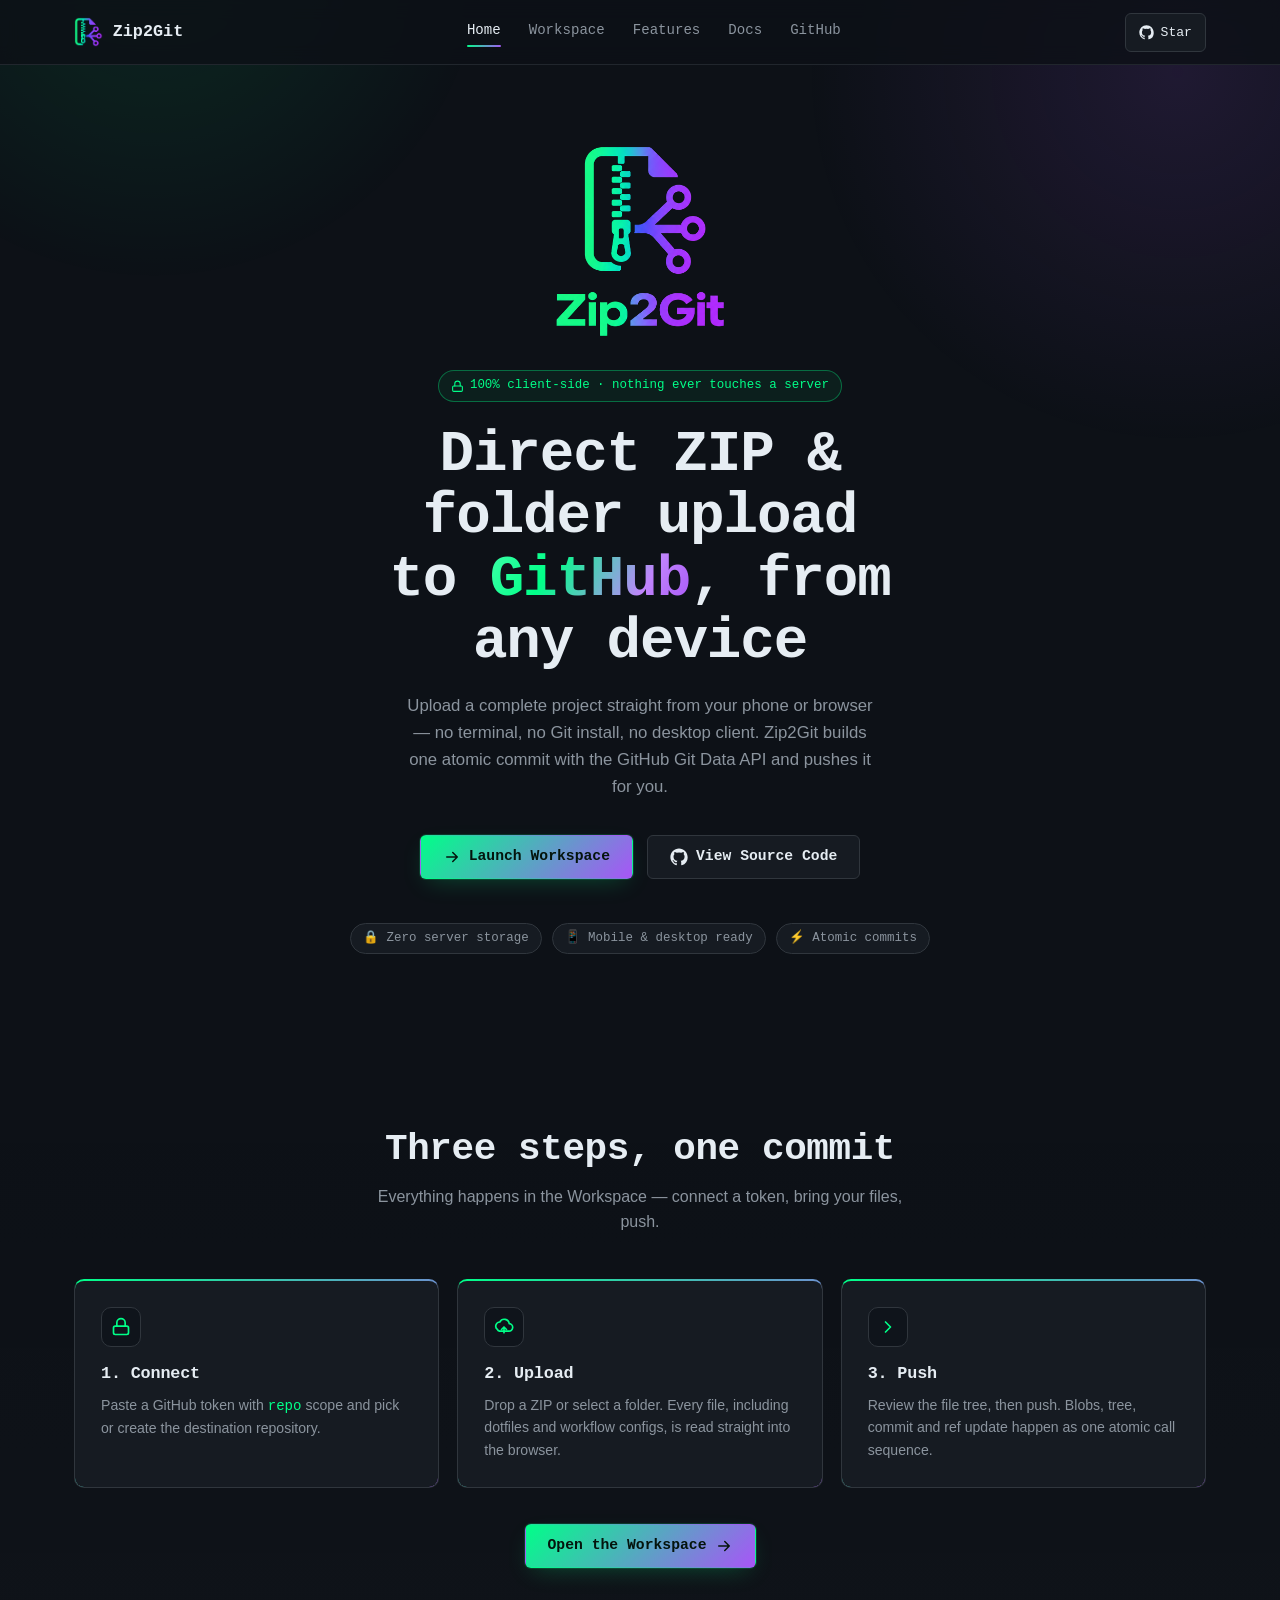
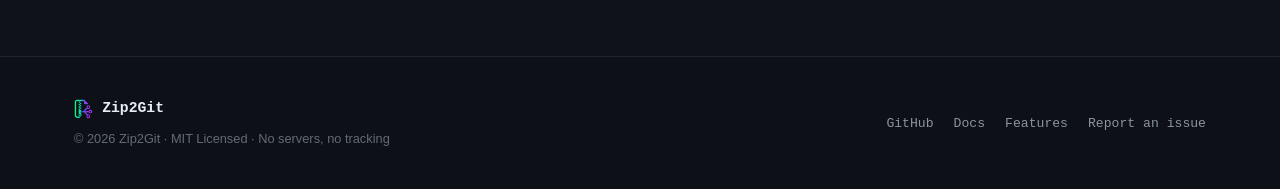
<file: index.html>
<!DOCTYPE html>
<html lang="en">
<head>
<meta charset="UTF-8">
<meta name="viewport" content="width=device-width, initial-scale=1.0, viewport-fit=cover">
<title>Zip2Git — Push ZIPs and folders straight to GitHub</title>
<meta name="description" content="Upload a ZIP or a whole folder straight into a GitHub repository as one atomic commit. No terminal, no desktop client, no server in between.">
<link rel="icon" type="image/png" href="assets/favicon.png">
<link rel="stylesheet" href="assets/styles.css">
</head>
<body>

<nav class="navbar">
  <div class="container navbar-inner">
    <a href="index.html" class="brand">
      <img src="assets/logo-icon.png" alt="Zip2Git" class="brand-logo">
      <span>Zip2Git</span>
    </a>
    <div class="nav-links">
      <a href="index.html" class="nav-active">Home</a>
      <a href="workspace.html">Workspace</a>
      <a href="features.html">Features</a>
      <a href="docs.html">Docs</a>
      <a href="https://github.com/aravindrejidev/zip2git" target="_blank" rel="noopener">GitHub</a>
    </div>
    <div class="nav-right">
      <a class="gh-star-btn" href="https://github.com/aravindrejidev/zip2git" target="_blank" rel="noopener">
        <svg viewBox="0 0 24 24" fill="currentColor" aria-hidden="true"><path d="M12 .5C5.73.5.5 5.73.5 12c0 5.09 3.29 9.39 7.86 10.91.57.1.79-.25.79-.55 0-.27-.01-1.16-.02-2.11-3.2.7-3.88-1.36-3.88-1.36-.52-1.34-1.28-1.69-1.28-1.69-1.05-.72.08-.71.08-.71 1.16.08 1.77 1.19 1.77 1.19 1.03 1.77 2.71 1.26 3.37.96.1-.75.4-1.26.73-1.55-2.55-.29-5.23-1.28-5.23-5.68 0-1.25.45-2.28 1.19-3.08-.12-.29-.52-1.46.11-3.05 0 0 .97-.31 3.18 1.18a11 11 0 0 1 5.79 0c2.2-1.49 3.17-1.18 3.17-1.18.64 1.59.24 2.76.12 3.05.74.8 1.19 1.83 1.19 3.08 0 4.41-2.69 5.38-5.25 5.67.42.36.78 1.07.78 2.15 0 1.56-.01 2.81-.01 3.19 0 .3.21.66.8.55A10.52 10.52 0 0 0 23.5 12c0-6.27-5.23-11.5-11.5-11.5Z"/></svg>
        <span>Star</span>
      </a>
      <button class="nav-toggle" id="navToggle" aria-label="Open menu" aria-expanded="false">
        <svg viewBox="0 0 24 24" fill="none" stroke="currentColor" stroke-width="2" stroke-linecap="round"><path d="M4 7h16M4 12h16M4 17h16"/></svg>
      </button>
    </div>
  </div>
  <div class="container">
    <div class="mobile-menu" id="mobileMenu">
      <a href="index.html" class="nav-active">Home</a>
      <a href="workspace.html">Workspace</a>
      <a href="features.html">Features</a>
      <a href="docs.html">Docs</a>
      <a href="https://github.com/aravindrejidev/zip2git" target="_blank" rel="noopener">GitHub</a>
    </div>
  </div>
</nav>

<header class="hero" id="top">
  <div class="container">
    <img src="assets/logo-full.png" alt="Zip2Git" class="hero-logo">
    <span class="pill pill-green">
      <svg viewBox="0 0 24 24" fill="none" stroke="currentColor" stroke-width="2" stroke-linecap="round" stroke-linejoin="round"><rect x="3" y="11" width="18" height="10" rx="2"/><path d="M7 11V7a5 5 0 0 1 10 0v4"/></svg>
      100% client-side · nothing ever touches a server
    </span>
    <h1>Direct ZIP &amp; folder upload<br>to <span class="grad-text">GitHub</span>, from any device</h1>
    <p class="hero-sub">Upload a complete project straight from your phone or browser — no terminal, no Git install, no desktop client. Zip2Git builds one atomic commit with the GitHub Git Data API and pushes it for you.</p>
    <div class="hero-ctas">
      <a href="workspace.html" class="btn btn-primary">
        <svg class="icon" viewBox="0 0 24 24" fill="none" stroke="currentColor" stroke-width="2" stroke-linecap="round" stroke-linejoin="round"><path d="M5 12h14M13 6l6 6-6 6"/></svg>
        Launch Workspace
      </a>
      <a href="https://github.com/aravindrejidev/zip2git" target="_blank" rel="noopener" class="btn btn-ghost">
        <svg class="icon" viewBox="0 0 24 24" fill="currentColor"><path d="M12 .5C5.73.5.5 5.73.5 12c0 5.09 3.29 9.39 7.86 10.91.57.1.79-.25.79-.55 0-.27-.01-1.16-.02-2.11-3.2.7-3.88-1.36-3.88-1.36-.52-1.34-1.28-1.69-1.28-1.69-1.05-.72.08-.71.08-.71 1.16.08 1.77 1.19 1.77 1.19 1.03 1.77 2.71 1.26 3.37.96.1-.75.4-1.26.73-1.55-2.55-.29-5.23-1.28-5.23-5.68 0-1.25.45-2.28 1.19-3.08-.12-.29-.52-1.46.11-3.05 0 0 .97-.31 3.18 1.18a11 11 0 0 1 5.79 0c2.2-1.49 3.17-1.18 3.17-1.18.64 1.59.24 2.76.12 3.05.74.8 1.19 1.83 1.19 3.08 0 4.41-2.69 5.38-5.25 5.67.42.36.78 1.07.78 2.15 0 1.56-.01 2.81-.01 3.19 0 .3.21.66.8.55A10.52 10.52 0 0 0 23.5 12c0-6.27-5.23-11.5-11.5-11.5Z"/></svg>
        View Source Code
      </a>
    </div>
    <div class="hero-highlights">
      <span class="pill">🔒 Zero server storage</span>
      <span class="pill">📱 Mobile &amp; desktop ready</span>
      <span class="pill">⚡ Atomic commits</span>
    </div>
  </div>
</header>

<section class="section section-alt">
  <div class="container">
    <div class="section-head">
      <h2>Three steps, one commit</h2>
      <p>Everything happens in the Workspace — connect a token, bring your files, push.</p>
    </div>
    <div class="features-grid">
      <div class="feature-card">
        <div class="feature-icon">
          <svg viewBox="0 0 24 24" fill="none" stroke="currentColor" stroke-width="2" stroke-linecap="round" stroke-linejoin="round"><rect x="3" y="11" width="18" height="10" rx="2"/><path d="M7 11V7a5 5 0 0 1 10 0v4"/></svg>
        </div>
        <h3>1. Connect</h3>
        <p>Paste a GitHub token with <code style="font-family:var(--mono);color:var(--green)">repo</code> scope and pick or create the destination repository.</p>
      </div>
      <div class="feature-card">
        <div class="feature-icon">
          <svg viewBox="0 0 24 24" fill="none" stroke="currentColor" stroke-width="2" stroke-linecap="round" stroke-linejoin="round"><path d="M4 14.9A5 5 0 0 1 7 6a6 6 0 0 1 11.3 2A4.5 4.5 0 0 1 17.5 17H6.5a3.5 3.5 0 0 1-2.5-2.1Z"/><path d="M12 12v7m0-7 3 3m-3-3-3 3"/></svg>
        </div>
        <h3>2. Upload</h3>
        <p>Drop a ZIP or select a folder. Every file, including dotfiles and workflow configs, is read straight into the browser.</p>
      </div>
      <div class="feature-card">
        <div class="feature-icon">
          <svg viewBox="0 0 24 24" fill="none" stroke="currentColor" stroke-width="2" stroke-linecap="round" stroke-linejoin="round"><path d="m9 18 6-6-6-6"/></svg>
        </div>
        <h3>3. Push</h3>
        <p>Review the file tree, then push. Blobs, tree, commit and ref update happen as one atomic call sequence.</p>
      </div>
    </div>
    <div style="text-align:center;margin-top:36px">
      <a href="workspace.html" class="btn btn-primary">
        Open the Workspace
        <svg class="icon" viewBox="0 0 24 24" fill="none" stroke="currentColor" stroke-width="2" stroke-linecap="round" stroke-linejoin="round"><path d="M5 12h14M13 6l6 6-6 6"/></svg>
      </a>
    </div>
  </div>
</section>

<footer>
  <div class="container footer-inner">
    <div>
      <div class="footer-brand">
        <img src="assets/logo-icon.png" alt="Zip2Git">
        Zip2Git
      </div>
      <div class="footer-meta" style="margin-top:8px">© <span id="yearNow">2026</span> Zip2Git · MIT Licensed · No servers, no tracking</div>
    </div>
    <div class="footer-links">
      <a href="https://github.com/aravindrejidev/zip2git" target="_blank" rel="noopener">GitHub</a>
      <a href="docs.html">Docs</a>
      <a href="features.html">Features</a>
      <a href="https://github.com/aravindrejidev/zip2git/issues" target="_blank" rel="noopener">Report an issue</a>
    </div>
  </div>
</footer>

<script src="assets/site.js"></script>
</body>
</html>
</file>
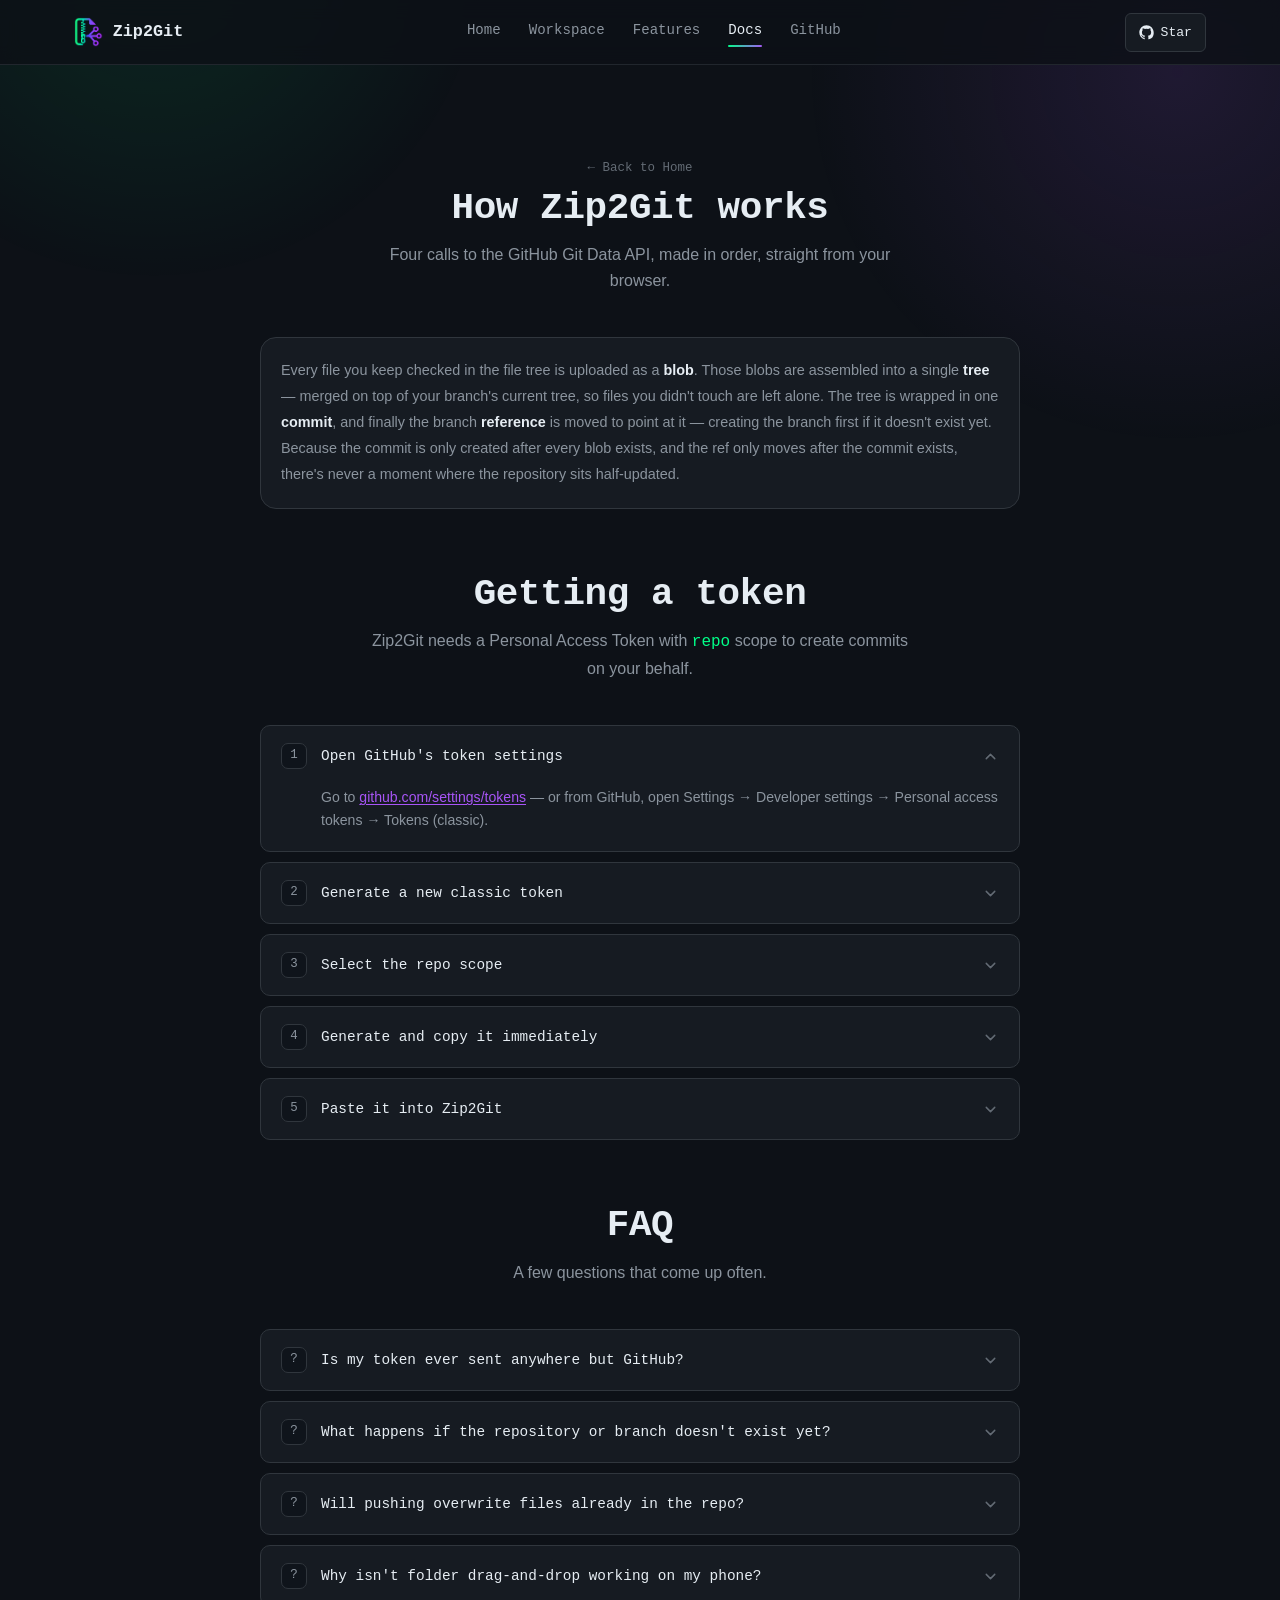
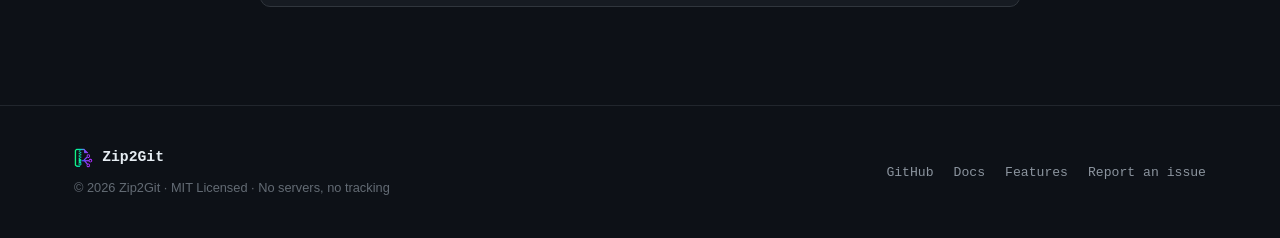
<file: docs.html>
<!DOCTYPE html>
<html lang="en">
<head>
<meta charset="UTF-8">
<meta name="viewport" content="width=device-width, initial-scale=1.0, viewport-fit=cover">
<title>Docs — Zip2Git</title>
<meta name="description" content="How Zip2Git's atomic commit engine works, how to generate a GitHub Personal Access Token, and answers to common questions.">
<link rel="icon" type="image/png" href="assets/favicon.png">
<link rel="stylesheet" href="assets/styles.css">
</head>
<body>

<nav class="navbar">
  <div class="container navbar-inner">
    <a href="index.html" class="brand">
      <img src="assets/logo-icon.png" alt="Zip2Git" class="brand-logo">
      <span>Zip2Git</span>
    </a>
    <div class="nav-links">
      <a href="index.html">Home</a>
      <a href="workspace.html">Workspace</a>
      <a href="features.html">Features</a>
      <a href="docs.html" class="nav-active">Docs</a>
      <a href="https://github.com/aravindrejidev/zip2git" target="_blank" rel="noopener">GitHub</a>
    </div>
    <div class="nav-right">
      <a class="gh-star-btn" href="https://github.com/aravindrejidev/zip2git" target="_blank" rel="noopener">
        <svg viewBox="0 0 24 24" fill="currentColor" aria-hidden="true"><path d="M12 .5C5.73.5.5 5.73.5 12c0 5.09 3.29 9.39 7.86 10.91.57.1.79-.25.79-.55 0-.27-.01-1.16-.02-2.11-3.2.7-3.88-1.36-3.88-1.36-.52-1.34-1.28-1.69-1.28-1.69-1.05-.72.08-.71.08-.71 1.16.08 1.77 1.19 1.77 1.19 1.03 1.77 2.71 1.26 3.37.96.1-.75.4-1.26.73-1.55-2.55-.29-5.23-1.28-5.23-5.68 0-1.25.45-2.28 1.19-3.08-.12-.29-.52-1.46.11-3.05 0 0 .97-.31 3.18 1.18a11 11 0 0 1 5.79 0c2.2-1.49 3.17-1.18 3.17-1.18.64 1.59.24 2.76.12 3.05.74.8 1.19 1.83 1.19 3.08 0 4.41-2.69 5.38-5.25 5.67.42.36.78 1.07.78 2.15 0 1.56-.01 2.81-.01 3.19 0 .3.21.66.8.55A10.52 10.52 0 0 0 23.5 12c0-6.27-5.23-11.5-11.5-11.5Z"/></svg>
        <span>Star</span>
      </a>
      <button class="nav-toggle" id="navToggle" aria-label="Open menu" aria-expanded="false">
        <svg viewBox="0 0 24 24" fill="none" stroke="currentColor" stroke-width="2" stroke-linecap="round"><path d="M4 7h16M4 12h16M4 17h16"/></svg>
      </button>
    </div>
  </div>
  <div class="container">
    <div class="mobile-menu" id="mobileMenu">
      <a href="index.html">Home</a>
      <a href="workspace.html">Workspace</a>
      <a href="features.html">Features</a>
      <a href="docs.html" class="nav-active">Docs</a>
      <a href="https://github.com/aravindrejidev/zip2git" target="_blank" rel="noopener">GitHub</a>
    </div>
  </div>
</nav>

<section class="section">
  <div class="container">
    <div class="crumb"><a href="index.html">← Back to Home</a></div>
    <div class="section-head">
      <h2>How Zip2Git works</h2>
      <p>Four calls to the GitHub Git Data API, made in order, straight from your browser.</p>
    </div>
    <div class="docs-wrap" style="margin-bottom:64px">
      <div class="card card-tight" style="font-size:.9rem;color:var(--text-dim);line-height:1.8">
        Every file you keep checked in the file tree is uploaded as a <strong style="color:var(--text)">blob</strong>. Those blobs are assembled into a single <strong style="color:var(--text)">tree</strong> — merged on top of your branch's current tree, so files you didn't touch are left alone. The tree is wrapped in one <strong style="color:var(--text)">commit</strong>, and finally the branch <strong style="color:var(--text)">reference</strong> is moved to point at it — creating the branch first if it doesn't exist yet. Because the commit is only created after every blob exists, and the ref only moves after the commit exists, there's never a moment where the repository sits half-updated.
      </div>
    </div>

    <div class="section-head">
      <h2>Getting a token</h2>
      <p>Zip2Git needs a Personal Access Token with <code style="font-family:var(--mono);color:var(--green)">repo</code> scope to create commits on your behalf.</p>
    </div>
    <div class="docs-wrap" style="margin-bottom:64px">
      <div class="accordion-item open">
        <button class="accordion-trigger" type="button">
          <span class="accordion-num">1</span>
          <span class="t">Open GitHub's token settings</span>
          <svg viewBox="0 0 24 24" fill="none" stroke="currentColor" stroke-width="2" stroke-linecap="round" stroke-linejoin="round"><path d="m6 9 6 6 6-6"/></svg>
        </button>
        <div class="accordion-panel">
          <div class="accordion-panel-inner">Go to <a href="https://github.com/settings/tokens" target="_blank" rel="noopener">github.com/settings/tokens</a> — or from GitHub, open Settings → Developer settings → Personal access tokens → Tokens (classic).</div>
        </div>
      </div>
      <div class="accordion-item">
        <button class="accordion-trigger" type="button">
          <span class="accordion-num">2</span>
          <span class="t">Generate a new classic token</span>
          <svg viewBox="0 0 24 24" fill="none" stroke="currentColor" stroke-width="2" stroke-linecap="round" stroke-linejoin="round"><path d="m6 9 6 6 6-6"/></svg>
        </button>
        <div class="accordion-panel">
          <div class="accordion-panel-inner">Click "Generate new token" → "Generate new token (classic)". Give it a name like <code>zip2git</code> and pick an expiration you're comfortable with.</div>
        </div>
      </div>
      <div class="accordion-item">
        <button class="accordion-trigger" type="button">
          <span class="accordion-num">3</span>
          <span class="t">Select the repo scope</span>
          <svg viewBox="0 0 24 24" fill="none" stroke="currentColor" stroke-width="2" stroke-linecap="round" stroke-linejoin="round"><path d="m6 9 6 6 6-6"/></svg>
        </button>
        <div class="accordion-panel">
          <div class="accordion-panel-inner">Check the top-level <code>repo</code> box ("Full control of private repositories"). That single checkbox covers everything Zip2Git needs — reading and writing blobs, trees, commits and refs.</div>
        </div>
      </div>
      <div class="accordion-item">
        <button class="accordion-trigger" type="button">
          <span class="accordion-num">4</span>
          <span class="t">Generate and copy it immediately</span>
          <svg viewBox="0 0 24 24" fill="none" stroke="currentColor" stroke-width="2" stroke-linecap="round" stroke-linejoin="round"><path d="m6 9 6 6 6-6"/></svg>
        </button>
        <div class="accordion-panel">
          <div class="accordion-panel-inner">Scroll down and click "Generate token." GitHub shows the value exactly once — copy it now, since reopening the page later won't reveal it again.</div>
        </div>
      </div>
      <div class="accordion-item">
        <button class="accordion-trigger" type="button">
          <span class="accordion-num">5</span>
          <span class="t">Paste it into Zip2Git</span>
          <svg viewBox="0 0 24 24" fill="none" stroke="currentColor" stroke-width="2" stroke-linecap="round" stroke-linejoin="round"><path d="m6 9 6 6 6-6"/></svg>
        </button>
        <div class="accordion-panel">
          <div class="accordion-panel-inner">Drop it into the token field in <a href="workspace.html">Step 1 of the Workspace</a>. Check "remember token" only on a device you trust, since it's saved to that browser's local storage.</div>
        </div>
      </div>
    </div>

    <div class="section-head">
      <h2>FAQ</h2>
      <p>A few questions that come up often.</p>
    </div>
    <div class="docs-wrap">
      <div class="accordion-item">
        <button class="accordion-trigger" type="button">
          <span class="accordion-num">?</span>
          <span class="t">Is my token ever sent anywhere but GitHub?</span>
          <svg viewBox="0 0 24 24" fill="none" stroke="currentColor" stroke-width="2" stroke-linecap="round" stroke-linejoin="round"><path d="m6 9 6 6 6-6"/></svg>
        </button>
        <div class="accordion-panel">
          <div class="accordion-panel-inner">No. It's held in page memory (and optionally in this browser's <code>localStorage</code>) and attached only to requests made straight to <code>api.github.com</code>.</div>
        </div>
      </div>
      <div class="accordion-item">
        <button class="accordion-trigger" type="button">
          <span class="accordion-num">?</span>
          <span class="t">What happens if the repository or branch doesn't exist yet?</span>
          <svg viewBox="0 0 24 24" fill="none" stroke="currentColor" stroke-width="2" stroke-linecap="round" stroke-linejoin="round"><path d="m6 9 6 6 6-6"/></svg>
        </button>
        <div class="accordion-panel">
          <div class="accordion-panel-inner">Switch on "Create New Repository" to have Zip2Git create it for you, or point at an existing repo — either way, if the branch itself doesn't exist, it's created as part of the same push.</div>
        </div>
      </div>
      <div class="accordion-item">
        <button class="accordion-trigger" type="button">
          <span class="accordion-num">?</span>
          <span class="t">Will pushing overwrite files already in the repo?</span>
          <svg viewBox="0 0 24 24" fill="none" stroke="currentColor" stroke-width="2" stroke-linecap="round" stroke-linejoin="round"><path d="m6 9 6 6 6-6"/></svg>
        </button>
        <div class="accordion-panel">
          <div class="accordion-panel-inner">Only files with matching paths are updated. Everything else already in the branch's tree is left exactly as it was, since the new tree is built on top of it.</div>
        </div>
      </div>
      <div class="accordion-item">
        <button class="accordion-trigger" type="button">
          <span class="accordion-num">?</span>
          <span class="t">Why isn't folder drag-and-drop working on my phone?</span>
          <svg viewBox="0 0 24 24" fill="none" stroke="currentColor" stroke-width="2" stroke-linecap="round" stroke-linejoin="round"><path d="m6 9 6 6 6-6"/></svg>
        </button>
        <div class="accordion-panel">
          <div class="accordion-panel-inner">Mobile browsers vary in how much of the folder-selection API they support. The ZIP tab works everywhere, so it's the most reliable path on a phone.</div>
        </div>
      </div>
    </div>
  </div>
</section>

<footer>
  <div class="container footer-inner">
    <div>
      <div class="footer-brand">
        <img src="assets/logo-icon.png" alt="Zip2Git">
        Zip2Git
      </div>
      <div class="footer-meta" style="margin-top:8px">© <span id="yearNow">2026</span> Zip2Git · MIT Licensed · No servers, no tracking</div>
    </div>
    <div class="footer-links">
      <a href="https://github.com/aravindrejidev/zip2git" target="_blank" rel="noopener">GitHub</a>
      <a href="docs.html">Docs</a>
      <a href="features.html">Features</a>
      <a href="https://github.com/aravindrejidev/zip2git/issues" target="_blank" rel="noopener">Report an issue</a>
    </div>
  </div>
</footer>

<script src="assets/site.js"></script>
</body>
</html>
</file>
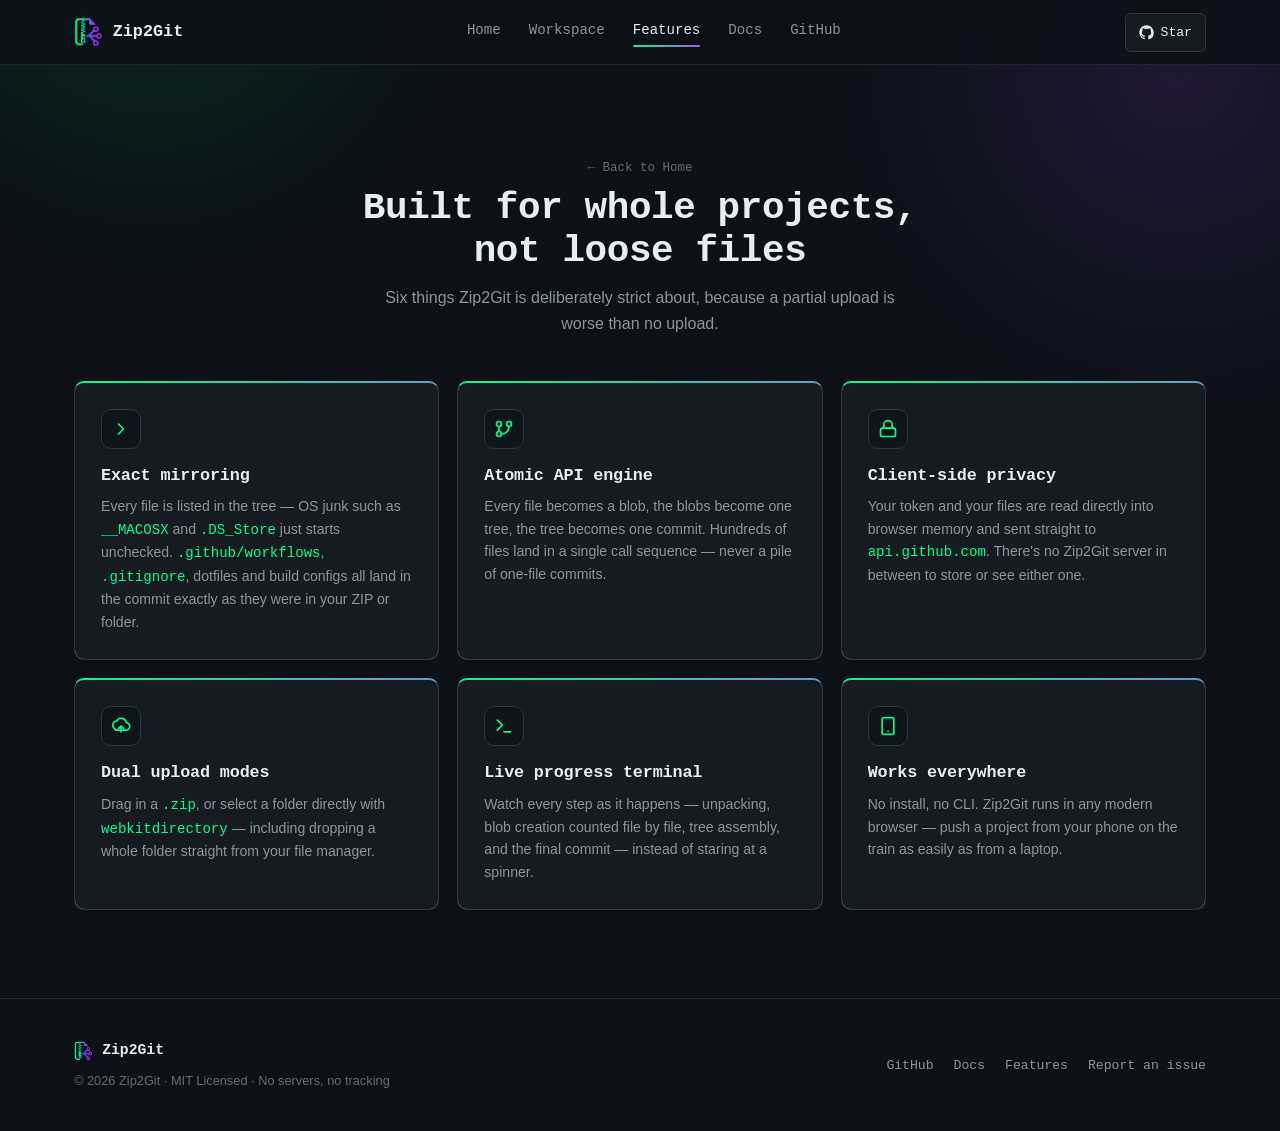
<file: features.html>
<!DOCTYPE html>
<html lang="en">
<head>
<meta charset="UTF-8">
<meta name="viewport" content="width=device-width, initial-scale=1.0, viewport-fit=cover">
<title>Features — Zip2Git</title>
<meta name="description" content="What Zip2Git does: exact mirroring, atomic commits via the Git Data API, client-side privacy, dual upload modes, a live terminal, and cross-device support.">
<link rel="icon" type="image/png" href="assets/favicon.png">
<link rel="stylesheet" href="assets/styles.css">
</head>
<body>

<nav class="navbar">
  <div class="container navbar-inner">
    <a href="index.html" class="brand">
      <img src="assets/logo-icon.png" alt="Zip2Git" class="brand-logo">
      <span>Zip2Git</span>
    </a>
    <div class="nav-links">
      <a href="index.html">Home</a>
      <a href="workspace.html">Workspace</a>
      <a href="features.html" class="nav-active">Features</a>
      <a href="docs.html">Docs</a>
      <a href="https://github.com/aravindrejidev/zip2git" target="_blank" rel="noopener">GitHub</a>
    </div>
    <div class="nav-right">
      <a class="gh-star-btn" href="https://github.com/aravindrejidev/zip2git" target="_blank" rel="noopener">
        <svg viewBox="0 0 24 24" fill="currentColor" aria-hidden="true"><path d="M12 .5C5.73.5.5 5.73.5 12c0 5.09 3.29 9.39 7.86 10.91.57.1.79-.25.79-.55 0-.27-.01-1.16-.02-2.11-3.2.7-3.88-1.36-3.88-1.36-.52-1.34-1.28-1.69-1.28-1.69-1.05-.72.08-.71.08-.71 1.16.08 1.77 1.19 1.77 1.19 1.03 1.77 2.71 1.26 3.37.96.1-.75.4-1.26.73-1.55-2.55-.29-5.23-1.28-5.23-5.68 0-1.25.45-2.28 1.19-3.08-.12-.29-.52-1.46.11-3.05 0 0 .97-.31 3.18 1.18a11 11 0 0 1 5.79 0c2.2-1.49 3.17-1.18 3.17-1.18.64 1.59.24 2.76.12 3.05.74.8 1.19 1.83 1.19 3.08 0 4.41-2.69 5.38-5.25 5.67.42.36.78 1.07.78 2.15 0 1.56-.01 2.81-.01 3.19 0 .3.21.66.8.55A10.52 10.52 0 0 0 23.5 12c0-6.27-5.23-11.5-11.5-11.5Z"/></svg>
        <span>Star</span>
      </a>
      <button class="nav-toggle" id="navToggle" aria-label="Open menu" aria-expanded="false">
        <svg viewBox="0 0 24 24" fill="none" stroke="currentColor" stroke-width="2" stroke-linecap="round"><path d="M4 7h16M4 12h16M4 17h16"/></svg>
      </button>
    </div>
  </div>
  <div class="container">
    <div class="mobile-menu" id="mobileMenu">
      <a href="index.html">Home</a>
      <a href="workspace.html">Workspace</a>
      <a href="features.html" class="nav-active">Features</a>
      <a href="docs.html">Docs</a>
      <a href="https://github.com/aravindrejidev/zip2git" target="_blank" rel="noopener">GitHub</a>
    </div>
  </div>
</nav>

<section class="section">
  <div class="container">
    <div class="crumb"><a href="index.html">← Back to Home</a></div>
    <div class="section-head">
      <h2>Built for whole projects, not loose files</h2>
      <p>Six things Zip2Git is deliberately strict about, because a partial upload is worse than no upload.</p>
    </div>
    <div class="features-grid">
      <div class="feature-card">
        <div class="feature-icon">
          <svg viewBox="0 0 24 24" fill="none" stroke="currentColor" stroke-width="2" stroke-linecap="round" stroke-linejoin="round"><path d="m9 18 6-6-6-6"/></svg>
        </div>
        <h3>Exact mirroring</h3>
        <p>Every file is listed in the tree — OS junk such as <code style="font-family:var(--mono);color:var(--green)">__MACOSX</code> and <code style="font-family:var(--mono);color:var(--green)">.DS_Store</code> just starts unchecked. <code style="font-family:var(--mono);color:var(--green)">.github/workflows</code>, <code style="font-family:var(--mono);color:var(--green)">.gitignore</code>, dotfiles and build configs all land in the commit exactly as they were in your ZIP or folder.</p>
      </div>
      <div class="feature-card">
        <div class="feature-icon">
          <svg viewBox="0 0 24 24" fill="none" stroke="currentColor" stroke-width="2" stroke-linecap="round" stroke-linejoin="round"><circle cx="6" cy="18" r="3"/><circle cx="6" cy="6" r="3"/><path d="M6 9v6M18 9a9 9 0 0 1-9 9"/><circle cx="18" cy="6" r="3"/></svg>
        </div>
        <h3>Atomic API engine</h3>
        <p>Every file becomes a blob, the blobs become one tree, the tree becomes one commit. Hundreds of files land in a single call sequence — never a pile of one-file commits.</p>
      </div>
      <div class="feature-card">
        <div class="feature-icon">
          <svg viewBox="0 0 24 24" fill="none" stroke="currentColor" stroke-width="2" stroke-linecap="round" stroke-linejoin="round"><rect x="3" y="11" width="18" height="10" rx="2"/><path d="M7 11V7a5 5 0 0 1 10 0v4"/></svg>
        </div>
        <h3>Client-side privacy</h3>
        <p>Your token and your files are read directly into browser memory and sent straight to <code style="font-family:var(--mono);color:var(--green)">api.github.com</code>. There's no Zip2Git server in between to store or see either one.</p>
      </div>
      <div class="feature-card">
        <div class="feature-icon">
          <svg viewBox="0 0 24 24" fill="none" stroke="currentColor" stroke-width="2" stroke-linecap="round" stroke-linejoin="round"><path d="M4 14.9A5 5 0 0 1 7 6a6 6 0 0 1 11.3 2A4.5 4.5 0 0 1 17.5 17H6.5a3.5 3.5 0 0 1-2.5-2.1Z"/><path d="M12 12v7m0-7 3 3m-3-3-3 3"/></svg>
        </div>
        <h3>Dual upload modes</h3>
        <p>Drag in a <code style="font-family:var(--mono);color:var(--green)">.zip</code>, or select a folder directly with <code style="font-family:var(--mono);color:var(--green)">webkitdirectory</code> — including dropping a whole folder straight from your file manager.</p>
      </div>
      <div class="feature-card">
        <div class="feature-icon">
          <svg viewBox="0 0 24 24" fill="none" stroke="currentColor" stroke-width="2" stroke-linecap="round" stroke-linejoin="round"><polyline points="4 17 10 11 4 5"/><line x1="12" y1="19" x2="20" y2="19"/></svg>
        </div>
        <h3>Live progress terminal</h3>
        <p>Watch every step as it happens — unpacking, blob creation counted file by file, tree assembly, and the final commit — instead of staring at a spinner.</p>
      </div>
      <div class="feature-card">
        <div class="feature-icon">
          <svg viewBox="0 0 24 24" fill="none" stroke="currentColor" stroke-width="2" stroke-linecap="round" stroke-linejoin="round"><rect x="5" y="2" width="14" height="20" rx="2"/><line x1="12" y1="18" x2="12.01" y2="18"/></svg>
        </div>
        <h3>Works everywhere</h3>
        <p>No install, no CLI. Zip2Git runs in any modern browser — push a project from your phone on the train as easily as from a laptop.</p>
      </div>
    </div>
  </div>
</section>

<footer>
  <div class="container footer-inner">
    <div>
      <div class="footer-brand">
        <img src="assets/logo-icon.png" alt="Zip2Git">
        Zip2Git
      </div>
      <div class="footer-meta" style="margin-top:8px">© <span id="yearNow">2026</span> Zip2Git · MIT Licensed · No servers, no tracking</div>
    </div>
    <div class="footer-links">
      <a href="https://github.com/aravindrejidev/zip2git" target="_blank" rel="noopener">GitHub</a>
      <a href="docs.html">Docs</a>
      <a href="features.html">Features</a>
      <a href="https://github.com/aravindrejidev/zip2git/issues" target="_blank" rel="noopener">Report an issue</a>
    </div>
  </div>
</footer>

<script src="assets/site.js"></script>
</body>
</html>
</file>
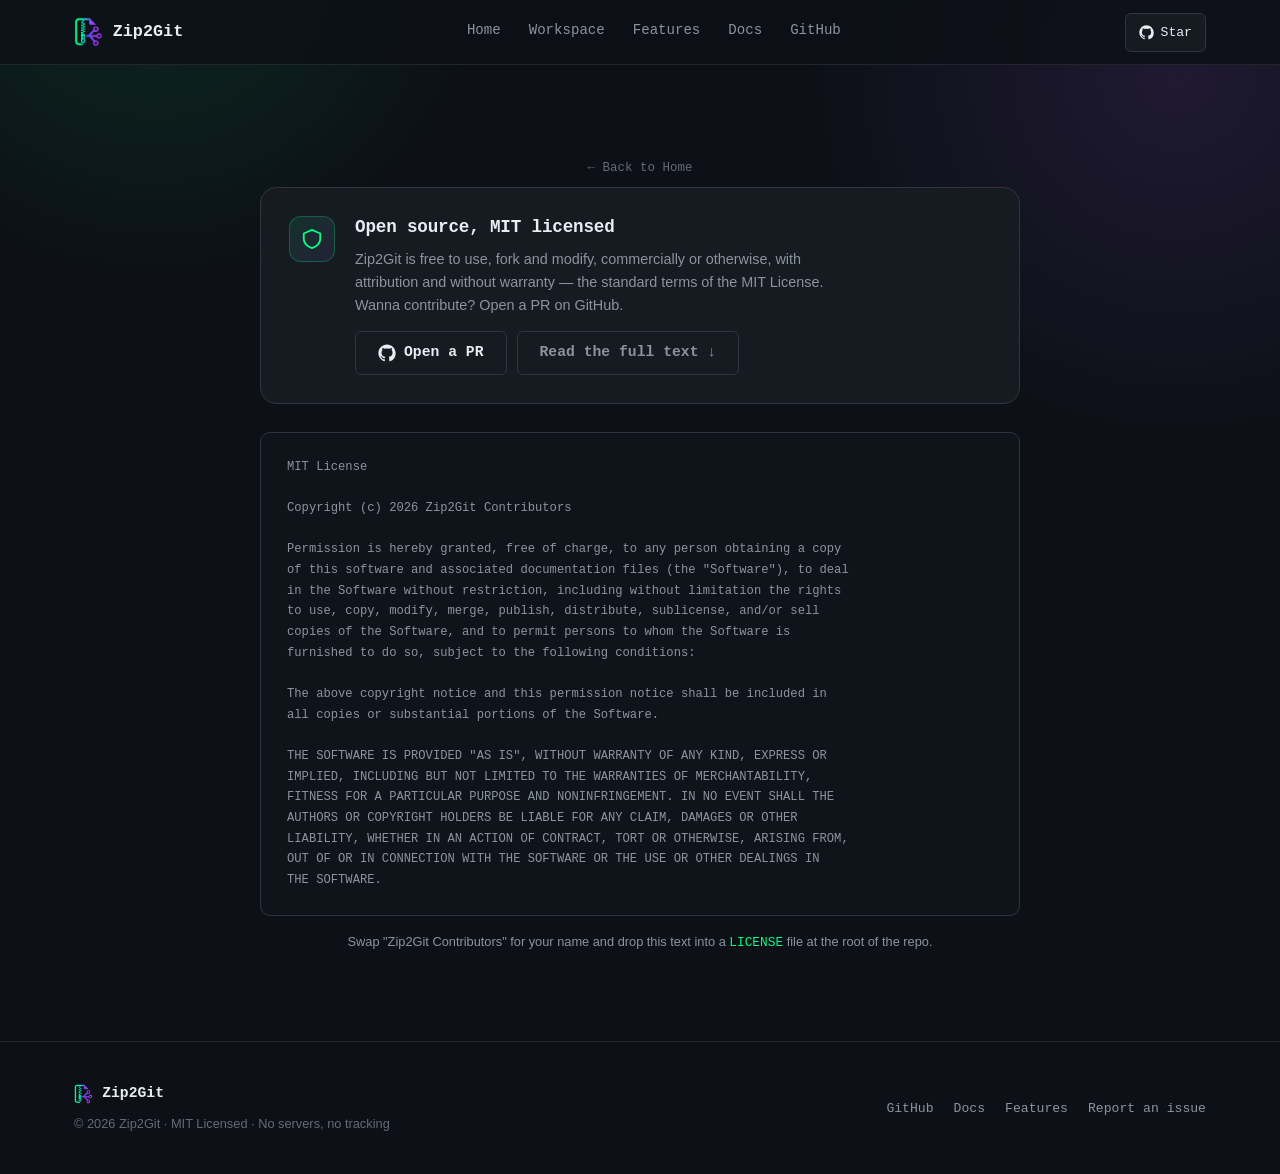
<file: license.html>
<!DOCTYPE html>
<html lang="en">
<head>
<meta charset="UTF-8">
<meta name="viewport" content="width=device-width, initial-scale=1.0, viewport-fit=cover">
<title>License — Zip2Git</title>
<meta name="description" content="Zip2Git is open source under the MIT License — free to use, fork, and modify.">
<link rel="icon" type="image/png" href="assets/favicon.png">
<link rel="stylesheet" href="assets/styles.css">
</head>
<body>

<nav class="navbar">
  <div class="container navbar-inner">
    <a href="index.html" class="brand">
      <img src="assets/logo-icon.png" alt="Zip2Git" class="brand-logo">
      <span>Zip2Git</span>
    </a>
    <div class="nav-links">
      <a href="index.html">Home</a>
      <a href="workspace.html">Workspace</a>
      <a href="features.html">Features</a>
      <a href="docs.html">Docs</a>
      <a href="https://github.com/aravindrejidev/zip2git" target="_blank" rel="noopener">GitHub</a>
    </div>
    <div class="nav-right">
      <a class="gh-star-btn" href="https://github.com/aravindrejidev/zip2git" target="_blank" rel="noopener">
        <svg viewBox="0 0 24 24" fill="currentColor" aria-hidden="true"><path d="M12 .5C5.73.5.5 5.73.5 12c0 5.09 3.29 9.39 7.86 10.91.57.1.79-.25.79-.55 0-.27-.01-1.16-.02-2.11-3.2.7-3.88-1.36-3.88-1.36-.52-1.34-1.28-1.69-1.28-1.69-1.05-.72.08-.71.08-.71 1.16.08 1.77 1.19 1.77 1.19 1.03 1.77 2.71 1.26 3.37.96.1-.75.4-1.26.73-1.55-2.55-.29-5.23-1.28-5.23-5.68 0-1.25.45-2.28 1.19-3.08-.12-.29-.52-1.46.11-3.05 0 0 .97-.31 3.18 1.18a11 11 0 0 1 5.79 0c2.2-1.49 3.17-1.18 3.17-1.18.64 1.59.24 2.76.12 3.05.74.8 1.19 1.83 1.19 3.08 0 4.41-2.69 5.38-5.25 5.67.42.36.78 1.07.78 2.15 0 1.56-.01 2.81-.01 3.19 0 .3.21.66.8.55A10.52 10.52 0 0 0 23.5 12c0-6.27-5.23-11.5-11.5-11.5Z"/></svg>
        <span>Star</span>
      </a>
      <button class="nav-toggle" id="navToggle" aria-label="Open menu" aria-expanded="false">
        <svg viewBox="0 0 24 24" fill="none" stroke="currentColor" stroke-width="2" stroke-linecap="round"><path d="M4 7h16M4 12h16M4 17h16"/></svg>
      </button>
    </div>
  </div>
  <div class="container">
    <div class="mobile-menu" id="mobileMenu">
      <a href="index.html">Home</a>
      <a href="workspace.html">Workspace</a>
      <a href="features.html">Features</a>
      <a href="docs.html">Docs</a>
      <a href="https://github.com/aravindrejidev/zip2git" target="_blank" rel="noopener">GitHub</a>
    </div>
  </div>
</nav>

<section class="section">
  <div class="container">
    <div class="crumb"><a href="index.html">← Back to Home</a></div>
    <div class="license-card card">
      <div class="license-icon">
        <svg viewBox="0 0 24 24" fill="none" stroke="currentColor" stroke-width="2" stroke-linecap="round" stroke-linejoin="round"><path d="M12 2 3 6v6c0 5 4 8 9 10 5-2 9-5 9-10V6l-9-4Z"/></svg>
      </div>
      <div class="license-body">
        <h3>Open source, MIT licensed</h3>
        <p>Zip2Git is free to use, fork and modify, commercially or otherwise, with attribution and without warranty — the standard terms of the MIT License. Wanna contribute? Open a PR on GitHub.</p>
        <div class="license-actions">
          <a href="https://github.com/aravindrejidev/zip2git" target="_blank" rel="noopener" class="btn btn-ghost">
            <svg class="icon" viewBox="0 0 24 24" fill="currentColor"><path d="M12 .5C5.73.5.5 5.73.5 12c0 5.09 3.29 9.39 7.86 10.91.57.1.79-.25.79-.55 0-.27-.01-1.16-.02-2.11-3.2.7-3.88-1.36-3.88-1.36-.52-1.34-1.28-1.69-1.28-1.69-1.05-.72.08-.71.08-.71 1.16.08 1.77 1.19 1.77 1.19 1.03 1.77 2.71 1.26 3.37.96.1-.75.4-1.26.73-1.55-2.55-.29-5.23-1.28-5.23-5.68 0-1.25.45-2.28 1.19-3.08-.12-.29-.52-1.46.11-3.05 0 0 .97-.31 3.18 1.18a11 11 0 0 1 5.79 0c2.2-1.49 3.17-1.18 3.17-1.18.64 1.59.24 2.76.12 3.05.74.8 1.19 1.83 1.19 3.08 0 4.41-2.69 5.38-5.25 5.67.42.36.78 1.07.78 2.15 0 1.56-.01 2.81-.01 3.19 0 .3.21.66.8.55A10.52 10.52 0 0 0 23.5 12c0-6.27-5.23-11.5-11.5-11.5Z"/></svg>
            Open a PR
          </a>
          <a href="#full-text" class="btn btn-outline">Read the full text ↓</a>
        </div>
      </div>
    </div>

    <div class="license-text" id="full-text">MIT License

Copyright (c) 2026 Zip2Git Contributors

Permission is hereby granted, free of charge, to any person obtaining a copy
of this software and associated documentation files (the "Software"), to deal
in the Software without restriction, including without limitation the rights
to use, copy, modify, merge, publish, distribute, sublicense, and/or sell
copies of the Software, and to permit persons to whom the Software is
furnished to do so, subject to the following conditions:

The above copyright notice and this permission notice shall be included in
all copies or substantial portions of the Software.

THE SOFTWARE IS PROVIDED "AS IS", WITHOUT WARRANTY OF ANY KIND, EXPRESS OR
IMPLIED, INCLUDING BUT NOT LIMITED TO THE WARRANTIES OF MERCHANTABILITY,
FITNESS FOR A PARTICULAR PURPOSE AND NONINFRINGEMENT. IN NO EVENT SHALL THE
AUTHORS OR COPYRIGHT HOLDERS BE LIABLE FOR ANY CLAIM, DAMAGES OR OTHER
LIABILITY, WHETHER IN AN ACTION OF CONTRACT, TORT OR OTHERWISE, ARISING FROM,
OUT OF OR IN CONNECTION WITH THE SOFTWARE OR THE USE OR OTHER DEALINGS IN
THE SOFTWARE.</div>
    <p style="max-width:760px;margin:16px auto 0;font-size:.8rem;text-align:center">Swap "Zip2Git Contributors" for your name and drop this text into a <code style="font-family:var(--mono);color:var(--green)">LICENSE</code> file at the root of the repo.</p>
  </div>
</section>

<footer>
  <div class="container footer-inner">
    <div>
      <div class="footer-brand">
        <img src="assets/logo-icon.png" alt="Zip2Git">
        Zip2Git
      </div>
      <div class="footer-meta" style="margin-top:8px">© <span id="yearNow">2026</span> Zip2Git · MIT Licensed · No servers, no tracking</div>
    </div>
    <div class="footer-links">
      <a href="https://github.com/aravindrejidev/zip2git" target="_blank" rel="noopener">GitHub</a>
      <a href="docs.html">Docs</a>
      <a href="features.html">Features</a>
      <a href="https://github.com/aravindrejidev/zip2git/issues" target="_blank" rel="noopener">Report an issue</a>
    </div>
  </div>
</footer>

<script src="assets/site.js"></script>
</body>
</html>
</file>
<file: assets/styles.css>
/* Zip2Git — shared design system. Extracted from the single-page build. */
/* ============ TOKENS ============ */
:root{
  --bg:#0d1117;
  --bg-raised:#0f141b;
  --surface:#161b22;
  --surface-2:#1c222b;
  --border:#30363d;
  --border-soft:#21262d;
  --text:#e6edf3;
  --text-dim:#8b949e;
  --text-faint:#636b74;
  --green:#00ff88;
  --green-dim:#238636;
  --purple:#a855f7;
  --red:#f85149;
  --yellow:#d29922;
  --grad:linear-gradient(135deg,#00ff88 0%,#a855f7 100%);
  --grad-text:linear-gradient(120deg,#3fffa8 0%,#00ff88 30%,#c084fc 75%,#a855f7 100%);
  --grad-soft:linear-gradient(135deg,rgba(0,255,136,.10) 0%,rgba(168,85,247,.10) 100%);
  --mono:ui-monospace,"SF Mono","Cascadia Code","Fira Code","JetBrains Mono",Consolas,"Liberation Mono",monospace;
  --sans:-apple-system,BlinkMacSystemFont,"Segoe UI",Roboto,Helvetica,Arial,sans-serif;
  --r-lg:16px;
  --r-md:10px;
  --r-sm:6px;
  --container:1180px;
  --shadow-glow:0 0 0 1px rgba(0,255,136,.15),0 8px 24px -8px rgba(0,255,136,.25);
}
*,*::before,*::after{box-sizing:border-box;margin:0;padding:0}
html{scroll-behavior:smooth;-webkit-text-size-adjust:100%}
@media (prefers-reduced-motion:reduce){html{scroll-behavior:auto}*,*::before,*::after{animation-duration:.001ms !important;animation-iteration-count:1 !important;transition-duration:.001ms !important}}
body{
  background:var(--bg);
  color:var(--text);
  font-family:var(--sans);
  line-height:1.6;
  font-size:16px;
  -webkit-font-smoothing:antialiased;
  overflow-x:hidden;
}
body::before{
  content:"";
  position:fixed;
  inset:0;
  background:
    radial-gradient(560px circle at 12% -6%, rgba(0,255,136,.10), transparent 60%),
    radial-gradient(620px circle at 92% 8%, rgba(168,85,247,.12), transparent 60%);
  pointer-events:none;
  z-index:0;
}
img,svg{display:block;max-width:100%}
a{color:inherit;text-decoration:none}
button{font:inherit;color:inherit;background:none;border:none;cursor:pointer}
input,select,textarea{font:inherit;color:inherit}
ul{list-style:none}
:focus-visible{outline:2px solid var(--green);outline-offset:2px;border-radius:4px}
.container{width:100%;max-width:var(--container);margin:0 auto;padding:0 24px}
.visually-hidden{position:absolute;width:1px;height:1px;overflow:hidden;clip:rect(0,0,0,0);white-space:nowrap}
::selection{background:rgba(0,255,136,.25);color:#fff}
::-webkit-scrollbar{width:10px;height:10px}
::-webkit-scrollbar-track{background:var(--bg-raised)}
::-webkit-scrollbar-thumb{background:var(--border);border-radius:10px;border:2px solid var(--bg-raised)}
::-webkit-scrollbar-thumb:hover{background:#3d444d}

/* ============ TYPE ============ */
h1,h2,h3,h4{font-family:var(--mono);font-weight:700;letter-spacing:-.01em;color:var(--text)}
h1{font-size:clamp(2.1rem,4.6vw + 1rem,3.6rem);line-height:1.08;letter-spacing:-.02em}
h2{font-size:clamp(1.6rem,2.6vw + .8rem,2.35rem);line-height:1.15}
h3{font-size:1.05rem;line-height:1.35}
p{color:var(--text-dim);max-width:62ch}
.eyebrow-mono{font-family:var(--mono);font-size:.8rem;color:var(--text-faint)}
.grad-text{background:var(--grad-text);-webkit-background-clip:text;background-clip:text;color:transparent}

/* ============ SHARED BITS ============ */
.pill{
  display:inline-flex;align-items:center;gap:6px;
  padding:5px 12px;border-radius:100px;
  border:1px solid var(--border);
  background:var(--surface);
  font-family:var(--mono);font-size:.78rem;color:var(--text-dim);
}
.pill svg{width:13px;height:13px}
.pill.pill-green{border-color:rgba(0,255,136,.35);color:var(--green);background:rgba(0,255,136,.06)}
.icon{width:18px;height:18px;flex-shrink:0}

.btn{
  display:inline-flex;align-items:center;justify-content:center;gap:8px;
  padding:12px 22px;border-radius:var(--r-sm);
  font-family:var(--mono);font-size:.92rem;font-weight:600;
  border:1px solid transparent;cursor:pointer;white-space:nowrap;
  transition:transform .15s ease, box-shadow .15s ease, border-color .15s ease, background-color .15s ease;
  line-height:1.2;
}
.btn:active{transform:translateY(1px)}
.btn-primary{background:var(--grad);color:#04140c;box-shadow:var(--shadow-glow)}
.btn-primary:hover{box-shadow:0 0 0 1px rgba(0,255,136,.3),0 10px 30px -6px rgba(168,85,247,.45)}
.btn-ghost{background:var(--surface);color:var(--text);border-color:var(--border)}
.btn-ghost:hover{border-color:#4b5560;background:var(--surface-2)}
.btn-outline{background:transparent;color:var(--text-dim);border-color:var(--border)}
.btn-outline:hover{color:var(--text);border-color:#4b5560}
.btn-danger-text{color:var(--red);font-family:var(--mono);font-size:.82rem;background:none;border:none;text-decoration:underline;text-underline-offset:3px;text-decoration-color:rgba(248,81,73,.4)}
.btn-danger-text:hover{text-decoration-color:var(--red)}
.btn-block{width:100%}
.btn[disabled]{opacity:.5;cursor:not-allowed;box-shadow:none;transform:none}
.btn .spin{animation:spin .8s linear infinite}
@keyframes spin{to{transform:rotate(360deg)}}

.card{
  background:var(--surface);
  border:1px solid var(--border);
  border-radius:var(--r-lg);
  padding:28px;
}
.card-tight{padding:20px}

input[type="text"],input[type="password"],input[type="search"]{
  width:100%;
  background:var(--bg-raised);
  border:1px solid var(--border);
  color:var(--text);
  padding:11px 14px;
  border-radius:var(--r-sm);
  font-family:var(--mono);
  font-size:.9rem;
  transition:border-color .15s ease, box-shadow .15s ease;
}
input[type="text"]::placeholder,input[type="password"]::placeholder{color:var(--text-faint)}
input[type="text"]:focus,input[type="password"]:focus{border-color:var(--green);box-shadow:0 0 0 3px rgba(0,255,136,.12);outline:none}
.field{display:flex;flex-direction:column;gap:7px}
.field label{font-family:var(--mono);font-size:.8rem;color:var(--text-dim);display:flex;align-items:center;justify-content:space-between}
.field-hint{font-size:.78rem;color:var(--text-faint);margin-top:2px}
.input-group{position:relative;display:flex;align-items:center}
.input-group input{padding-right:42px}
.input-icon-btn{position:absolute;right:6px;display:flex;align-items:center;justify-content:center;width:30px;height:30px;border-radius:6px;color:var(--text-faint)}
.input-icon-btn:hover{color:var(--text);background:var(--surface-2)}

.checkbox-row{display:flex;align-items:center;gap:9px;cursor:pointer;user-select:none}
.checkbox-row input[type="checkbox"]{appearance:none;-webkit-appearance:none;width:17px;height:17px;border:1.5px solid var(--border);border-radius:5px;background:var(--bg-raised);flex-shrink:0;position:relative;cursor:pointer;transition:.15s}
.checkbox-row input[type="checkbox"]:checked{background:var(--grad);border-color:transparent}
.checkbox-row input[type="checkbox"]:checked::after{content:"";position:absolute;left:5px;top:1px;width:4px;height:9px;border:solid #04140c;border-width:0 2px 2px 0;transform:rotate(45deg)}
.checkbox-row span{font-size:.85rem;color:var(--text-dim)}

.segmented{display:inline-flex;padding:4px;background:var(--bg-raised);border:1px solid var(--border);border-radius:var(--r-sm);gap:4px}
.segmented button{padding:8px 16px;border-radius:5px;font-family:var(--mono);font-size:.85rem;color:var(--text-dim);transition:.15s}
.segmented button.active{background:var(--surface-2);color:var(--text);box-shadow:inset 0 0 0 1px var(--border)}

.divider{height:1px;background:var(--border-soft);border:none;margin:0}

/* ============ NAVBAR ============ */
.navbar{
  position:sticky;top:0;z-index:50;
  background:rgba(13,17,23,.82);
  backdrop-filter:blur(10px);-webkit-backdrop-filter:blur(10px);
  border-bottom:1px solid var(--border-soft);
}
.navbar-inner{display:flex;align-items:center;justify-content:space-between;height:64px;gap:16px}
.brand{display:flex;align-items:center;gap:10px;font-family:var(--mono);font-weight:700;font-size:1.05rem}
.brand-logo{height:30px;width:auto;flex-shrink:0;object-fit:contain}
.nav-links{display:flex;align-items:center;gap:28px}
.nav-links a{position:relative;padding-bottom:4px;font-family:var(--mono);font-size:.88rem;color:var(--text-dim);transition:color .15s}
.nav-links a:hover{color:var(--text)}
.nav-links a.nav-active{color:var(--text)}
.nav-links a.nav-active::after{content:"";position:absolute;left:0;right:0;bottom:-2px;height:2px;background:var(--grad);border-radius:2px}
.mobile-menu a.nav-active{color:var(--green)}
.nav-right{display:flex;align-items:center;gap:12px}
.gh-star-btn{display:inline-flex;align-items:center;gap:7px;padding:8px 13px;border-radius:var(--r-sm);border:1px solid var(--border);background:var(--surface);font-family:var(--mono);font-size:.82rem;transition:.15s}
.gh-star-btn:hover{border-color:#4b5560;background:var(--surface-2)}
.gh-star-btn svg{width:15px;height:15px}
.nav-toggle{display:none;width:36px;height:36px;align-items:center;justify-content:center;border-radius:8px;border:1px solid var(--border);background:var(--surface)}
.mobile-menu{display:none;flex-direction:column;gap:2px;padding:10px 0 18px;border-top:1px solid var(--border-soft)}
.mobile-menu a{padding:11px 4px;font-family:var(--mono);font-size:.92rem;color:var(--text-dim);border-bottom:1px solid var(--border-soft)}
.mobile-menu.open{display:flex}

/* ============ HERO ============ */
.hero{position:relative;z-index:1;padding:76px 0 64px;text-align:center}
.hero-logo{width:180px;height:auto;margin:0 auto 28px;object-fit:contain}
.hero .pill{margin-bottom:22px}
.hero h1{max-width:16ch;margin:0 auto 20px}
.hero-sub{max-width:52ch;margin:0 auto 34px;font-size:1.05rem;color:var(--text-dim)}
.hero-ctas{display:flex;align-items:center;justify-content:center;gap:14px;flex-wrap:wrap;margin-bottom:44px}
.hero-highlights{display:flex;align-items:center;justify-content:center;gap:10px;flex-wrap:wrap}

/* ============ SECTION SHELL ============ */
.section{position:relative;z-index:1;padding:88px 0}
.section-head{max-width:640px;margin:0 auto 44px;text-align:center}
.section-head p{margin:12px auto 0;text-align:center}
.section-alt{background:linear-gradient(180deg,transparent 0%,rgba(255,255,255,.012) 100%)}

/* ============ WORKSPACE ============ */
.workspace-grid{display:flex;flex-direction:column;gap:20px}
.step-card{background:var(--surface);border:1px solid var(--border);border-radius:var(--r-lg);overflow:hidden}
.step-head{display:flex;align-items:center;gap:14px;padding:20px 26px;border-bottom:1px solid var(--border-soft)}
.step-num{width:30px;height:30px;border-radius:8px;background:var(--grad-soft);border:1px solid rgba(0,255,136,.25);display:flex;align-items:center;justify-content:center;font-family:var(--mono);font-weight:700;font-size:.85rem;color:var(--green);flex-shrink:0}
.step-title{font-family:var(--mono);font-weight:700;font-size:1.02rem;color:var(--text)}
.step-desc{font-size:.82rem;color:var(--text-faint);margin-top:2px}
.step-body{padding:26px}
.form-grid{display:grid;grid-template-columns:1fr 1fr;gap:16px}
.form-grid .field-full{grid-column:1/-1}
.toggle-row{display:flex;align-items:center;justify-content:space-between;gap:12px;flex-wrap:wrap;padding-top:6px}
.token-row{display:flex;align-items:center;justify-content:space-between;gap:12px;flex-wrap:wrap;margin-top:16px;padding-top:16px;border-top:1px solid var(--border-soft)}

/* Tabs (upload mode) */
.upload-tabs{display:flex;gap:8px;margin-bottom:18px}
.upload-tab{flex:1;display:flex;align-items:center;justify-content:center;gap:8px;padding:12px;border-radius:var(--r-sm);border:1px solid var(--border);background:var(--bg-raised);font-family:var(--mono);font-size:.85rem;color:var(--text-dim);transition:.15s}
.upload-tab svg{width:16px;height:16px}
.upload-tab.active{border-color:rgba(0,255,136,.4);background:var(--grad-soft);color:var(--text)}

.dropzone{
  position:relative;border:1.5px dashed var(--border);border-radius:var(--r-md);
  padding:44px 20px;text-align:center;transition:.15s;background:var(--bg-raised);
}
.dropzone.drag{border-color:var(--green);background:rgba(0,255,136,.05)}
.dropzone-icon{width:52px;height:52px;margin:0 auto 16px;border-radius:14px;background:var(--grad-soft);border:1px solid var(--border);display:flex;align-items:center;justify-content:center;color:var(--green)}
.dropzone.drag .dropzone-icon{animation:bob .6s ease-in-out infinite alternate}
@keyframes bob{from{transform:translateY(0)}to{transform:translateY(-6px)}}
.dropzone-icon svg{width:26px;height:26px}
.dropzone-title{font-family:var(--mono);font-size:.92rem;color:var(--text);margin-bottom:6px}
.dropzone-sub{font-size:.8rem;color:var(--text-faint)}
.dropzone-sub button{color:var(--green);text-decoration:underline;text-underline-offset:2px}

.stats-bar{display:flex;align-items:center;gap:24px;margin-top:18px;padding:14px 18px;border-radius:var(--r-sm);background:var(--bg-raised);border:1px solid var(--border-soft);flex-wrap:wrap}
.stat{display:flex;align-items:center;gap:9px}
.stat svg{width:16px;height:16px;color:var(--green)}
.stat-value{font-family:var(--mono);font-weight:700;font-size:.95rem;color:var(--text)}
.stat-label{font-size:.76rem;color:var(--text-faint)}

/* Step 3: split panels */
.split{display:grid;grid-template-columns:1fr 1fr;gap:0}
.split > div:first-child{border-right:1px solid var(--border-soft)}
.panel-head{display:flex;align-items:center;justify-content:space-between;gap:10px;padding:14px 18px;border-bottom:1px solid var(--border-soft);background:var(--bg-raised)}
.panel-head-title{display:flex;align-items:center;gap:8px;font-family:var(--mono);font-size:.8rem;color:var(--text-dim)}
.panel-head-title svg{width:14px;height:14px}
.panel-head-actions{display:flex;gap:6px}
.chip-btn{font-family:var(--mono);font-size:.72rem;color:var(--text-faint);padding:4px 9px;border-radius:5px;border:1px solid var(--border-soft)}
.chip-btn:hover{color:var(--text);border-color:var(--border)}

.tree-wrap{height:340px;overflow-y:auto;padding:10px 8px}
.tree-empty{height:100%;display:flex;flex-direction:column;align-items:center;justify-content:center;gap:10px;color:var(--text-faint);text-align:center;padding:0 20px}
.tree-empty svg{width:30px;height:30px;opacity:.5}
.tree-empty span{font-size:.82rem}
.tree-row{display:flex;align-items:center;gap:7px;padding:5px 8px;border-radius:6px;font-family:var(--mono);font-size:.82rem}
.tree-row:hover{background:var(--surface-2)}
.tree-row .t-icon{width:15px;height:15px;flex-shrink:0}
.tree-row .t-icon.folder{color:#a5b4c3}
.tree-row .t-icon.file{color:var(--text-faint)}
.tree-row .t-name{color:var(--text-dim);white-space:nowrap;overflow:hidden;text-overflow:ellipsis}
.tree-row.is-folder .t-name{color:var(--text)}
.tree-row .t-size{margin-left:auto;font-size:.72rem;color:var(--text-faint);flex-shrink:0;padding-left:8px}
.tree-row input[type="checkbox"]{appearance:none;-webkit-appearance:none;width:15px;height:15px;border:1.5px solid var(--border);border-radius:4px;background:var(--bg-raised);flex-shrink:0;position:relative;cursor:pointer}
.tree-row input[type="checkbox"]:checked{background:var(--grad);border-color:transparent}
.tree-row input[type="checkbox"]:checked::after{content:"";position:absolute;left:4px;top:0.5px;width:3.5px;height:8px;border:solid #04140c;border-width:0 2px 2px 0;transform:rotate(45deg)}
.tree-row input[type="checkbox"]:indeterminate{background:var(--surface-2);border-color:var(--border)}
.tree-row input[type="checkbox"]:indeterminate::after{content:"";position:absolute;left:2.5px;top:6px;width:8px;height:2px;background:var(--text-dim)}
.tree-children{margin-left:19px;border-left:1px solid var(--border-soft);padding-left:2px}

.terminal-wrap{height:340px;overflow-y:auto;padding:16px 18px;font-family:var(--mono);font-size:.78rem;background:#080b10}
.term-line{display:flex;gap:9px;margin-bottom:7px;line-height:1.5}
.term-line .t-prompt{color:var(--text-faint);flex-shrink:0}
.term-line.info .t-msg{color:#7ee3ff}
.term-line.ok .t-msg{color:var(--green)}
.term-line.warn .t-msg{color:var(--yellow)}
.term-line.err .t-msg{color:var(--red)}
.term-line.plain .t-msg{color:var(--text-dim)}
.term-line .t-msg{word-break:break-word}
.term-cursor{display:inline-block;width:7px;height:14px;background:var(--green);vertical-align:middle;animation:blink 1s step-end infinite}
@keyframes blink{50%{opacity:0}}

.push-bar{display:flex;align-items:center;gap:14px;justify-content:space-between;flex-wrap:wrap;padding:18px 26px;border-top:1px solid var(--border-soft);background:var(--bg-raised)}
.push-bar .btn-primary{min-width:220px}
.push-note{font-size:.78rem;color:var(--text-faint);display:flex;align-items:center;gap:7px}
.push-note svg{width:14px;height:14px;flex-shrink:0}

.success-banner{display:none;align-items:center;gap:14px;justify-content:space-between;flex-wrap:wrap;margin:0 26px 22px;padding:16px 18px;border-radius:var(--r-md);background:var(--grad-soft);border:1px solid rgba(0,255,136,.3)}
.success-banner.show{display:flex}
.success-left{display:flex;align-items:center;gap:12px}
.success-left svg{width:26px;height:26px;color:var(--green);flex-shrink:0}
.success-title{font-family:var(--mono);font-weight:700;font-size:.92rem;color:var(--text)}
.success-sub{font-size:.78rem;color:var(--text-dim)}
.error-banner{display:none;align-items:flex-start;gap:12px;margin:0 26px 22px;padding:14px 16px;border-radius:var(--r-md);background:rgba(248,81,73,.08);border:1px solid rgba(248,81,73,.3)}
.error-banner.show{display:flex}
.error-banner svg{width:18px;height:18px;color:var(--red);flex-shrink:0;margin-top:1px}
.error-banner-title{font-family:var(--mono);font-size:.85rem;color:var(--text);margin-bottom:2px}
.error-banner-sub{font-size:.8rem;color:var(--text-dim)}

/* ============ FEATURES ============ */
.features-grid{display:grid;grid-template-columns:repeat(3,1fr);gap:18px}
.feature-card{background:var(--surface);border:1px solid var(--border);border-top:2px solid transparent;border-radius:var(--r-md);padding:26px;background-image:linear-gradient(var(--surface),var(--surface)),var(--grad);background-origin:border-box;background-clip:padding-box,border-box;position:relative}
.feature-icon{width:40px;height:40px;border-radius:10px;background:var(--bg-raised);border:1px solid var(--border);display:flex;align-items:center;justify-content:center;margin-bottom:16px;color:var(--green)}
.feature-icon svg{width:20px;height:20px}
.feature-card h3{margin-bottom:8px}
.feature-card p{font-size:.88rem;max-width:none}

/* ============ DOCS ACCORDION ============ */
.docs-wrap{max-width:760px;margin:0 auto}
.accordion-item{border:1px solid var(--border);border-radius:var(--r-md);margin-bottom:10px;background:var(--surface);overflow:hidden}
.accordion-trigger{width:100%;display:flex;align-items:center;gap:14px;padding:17px 20px;text-align:left}
.accordion-num{width:26px;height:26px;border-radius:7px;background:var(--bg-raised);border:1px solid var(--border);display:flex;align-items:center;justify-content:center;font-family:var(--mono);font-size:.78rem;color:var(--text-dim);flex-shrink:0}
.accordion-trigger span.t{flex:1;font-family:var(--mono);font-size:.9rem;color:var(--text)}
.accordion-trigger svg{width:17px;height:17px;color:var(--text-faint);transition:transform .2s ease;flex-shrink:0}
.accordion-item.open .accordion-trigger svg{transform:rotate(180deg)}
.accordion-panel{max-height:0;overflow:hidden;transition:max-height .25s ease}
.accordion-item.open .accordion-panel{max-height:340px}
.accordion-panel-inner{padding:0 20px 20px 60px;font-size:.88rem;color:var(--text-dim)}
.accordion-panel-inner code{font-family:var(--mono);background:var(--bg-raised);border:1px solid var(--border-soft);padding:2px 6px;border-radius:4px;font-size:.83rem;color:var(--green)}
.accordion-panel-inner a{color:var(--purple);text-decoration:underline;text-underline-offset:2px}

/* ============ LICENSE ============ */
.license-card{max-width:760px;margin:0 auto;display:flex;gap:20px;align-items:flex-start;flex-wrap:wrap}
.license-icon{width:46px;height:46px;border-radius:12px;background:var(--grad-soft);border:1px solid rgba(0,255,136,.25);display:flex;align-items:center;justify-content:center;color:var(--green);flex-shrink:0}
.license-icon svg{width:22px;height:22px}
.license-body{flex:1;min-width:220px}
.license-body h3{margin-bottom:8px;font-size:1.1rem}
.license-body p{font-size:.9rem;margin-bottom:14px}
.license-actions{display:flex;gap:10px;flex-wrap:wrap}

/* ============ FOOTER ============ */
footer{position:relative;z-index:1;border-top:1px solid var(--border-soft);padding:40px 0}
.footer-inner{display:flex;align-items:center;justify-content:space-between;gap:20px;flex-wrap:wrap}
.footer-brand{display:flex;align-items:center;gap:9px;font-family:var(--mono);font-weight:700;font-size:.92rem}
.footer-brand img{height:20px;width:auto;object-fit:contain}
.crumb{text-align:center;margin-bottom:8px}
.crumb a{font-family:var(--mono);font-size:.78rem;color:var(--text-faint)}
.crumb a:hover{color:var(--text-dim)}
.license-text{max-width:760px;margin:28px auto 0;background:var(--bg-raised);border:1px solid var(--border);border-radius:var(--r-md);padding:24px 26px;font-family:var(--mono);font-size:.76rem;line-height:1.7;color:var(--text-dim);white-space:pre-wrap;overflow-x:auto}
.footer-meta{font-size:.8rem;color:var(--text-faint)}
.footer-links{display:flex;gap:20px}
.footer-links a{font-family:var(--mono);font-size:.82rem;color:var(--text-dim)}
.footer-links a:hover{color:var(--text)}

/* ============ RESPONSIVE ============ */
@media (max-width:860px){
  .form-grid{grid-template-columns:1fr}
  .split{grid-template-columns:1fr}
  .split > div:first-child{border-right:none;border-bottom:1px solid var(--border-soft)}
  .features-grid{grid-template-columns:1fr}
  .tree-wrap,.terminal-wrap{height:260px}
}
@media (max-width:680px){
  .nav-links{display:none}
  .nav-toggle{display:flex}
  .section{padding:64px 0}
  .hero{padding:52px 0 44px}
  .hero-logo{width:132px;margin-bottom:20px}
  .step-body{padding:20px}
  .step-head{padding:16px 18px}
  .push-bar{padding:16px 18px;flex-direction:column;align-items:stretch}
  .push-bar .btn-primary{width:100%;min-width:0}
  .success-banner,.error-banner{margin:0 18px 18px}
  .license-card{flex-direction:column}
  .footer-inner{flex-direction:column;align-items:flex-start;text-align:left}
}
</file>
